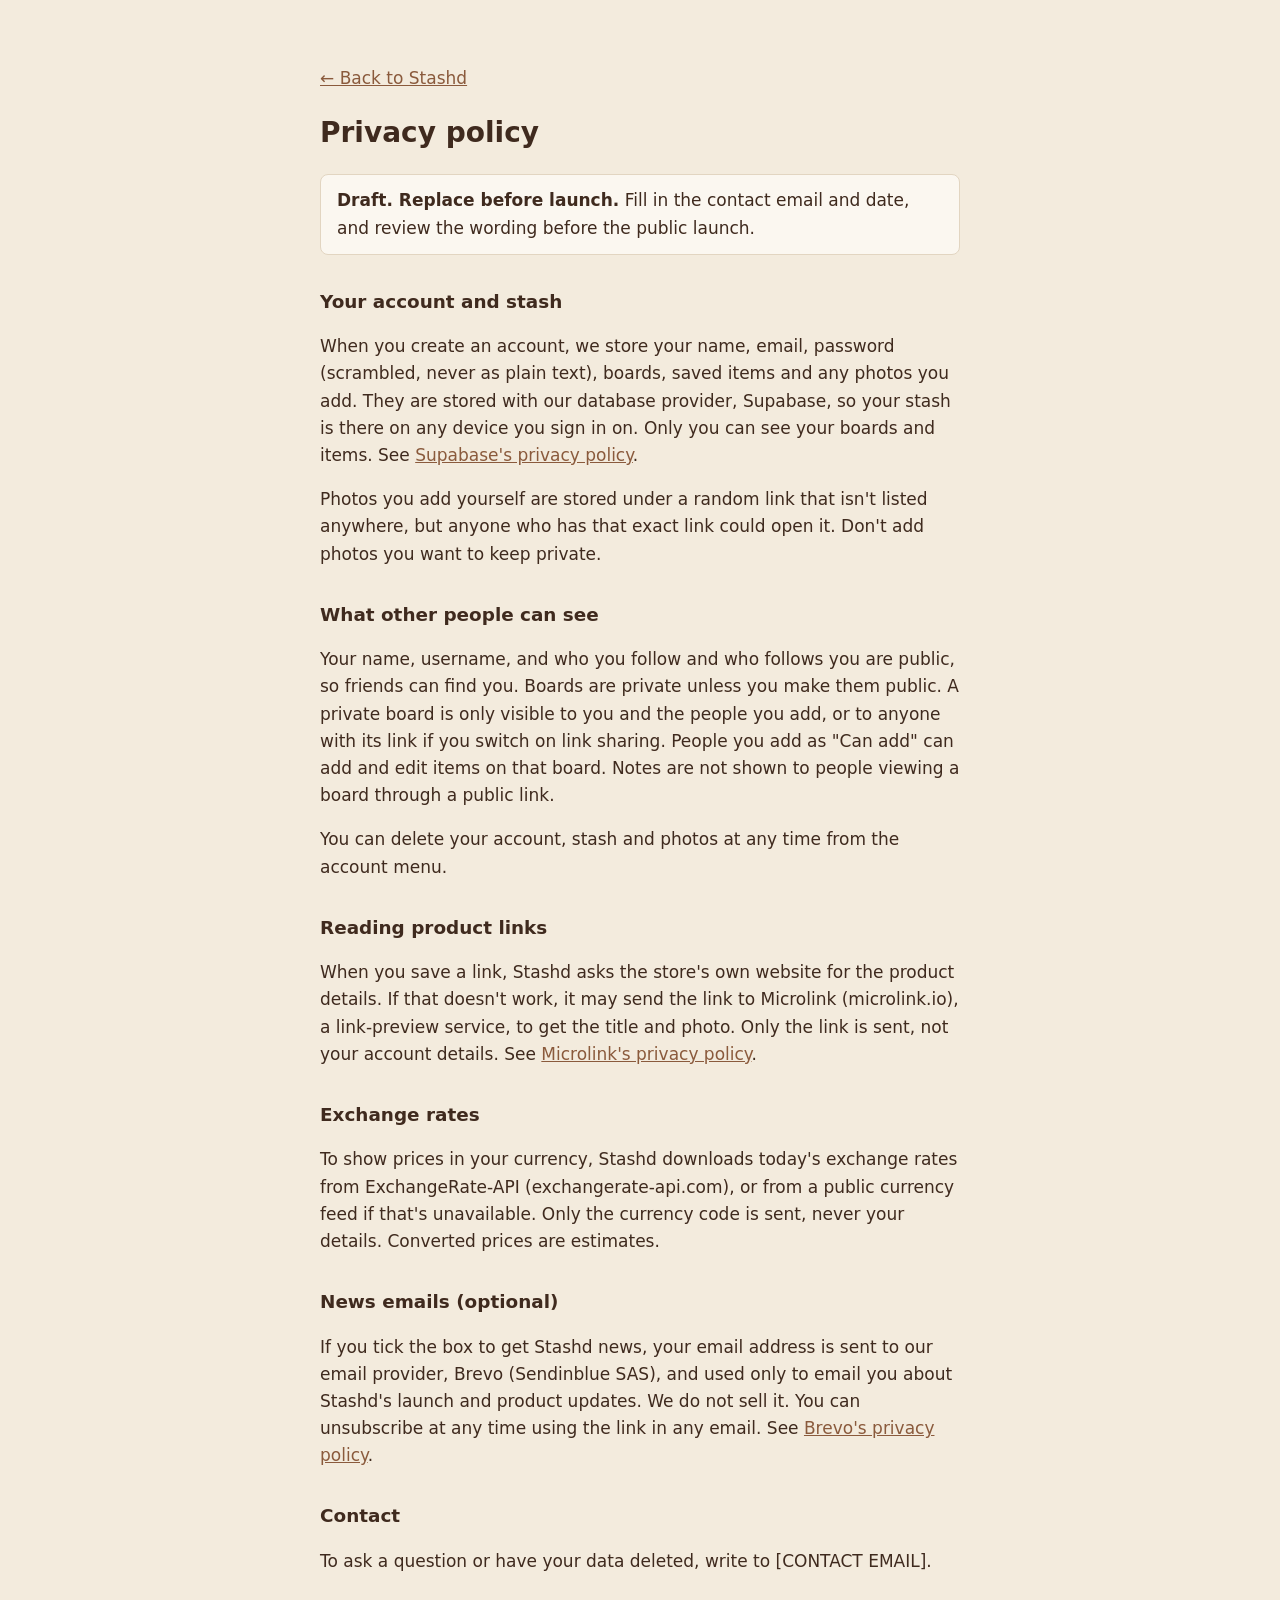
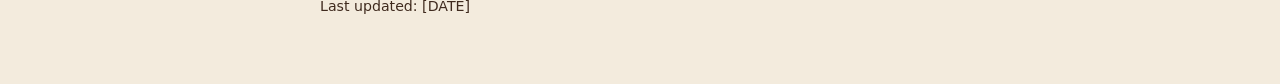
<file: privacy.html>
<!doctype html>
<html lang="en">
<head>
<meta charset="utf-8">
<meta name="viewport" content="width=device-width, initial-scale=1">
<title>Privacy policy · Stashd</title>
<meta name="robots" content="noindex">
<style>
body{background:#F3EBDD;color:#3F2A1E;font:400 1.0625rem/1.6 system-ui,-apple-system,"Segoe UI",Roboto,Helvetica,Arial,sans-serif;margin:0}
main{max-width:40rem;margin:0 auto;padding:3rem 1.25rem}
h1{font-size:1.75rem}h2{font-size:1.15rem;margin-top:2rem}
a{color:#8A5A3C}.draft{background:#FBF7F0;border:1px solid #E2D5C1;border-radius:.5rem;padding:.75rem 1rem}
@media (prefers-color-scheme:dark){body{background:#1C1612;color:#F3EBDD}a{color:#D6A97E}.draft{background:#271F19;border-color:#3a2e25}}
</style>
</head>
<body>
<main>
<p><a href="./">← Back to Stashd</a></p>
<h1>Privacy policy</h1>
<p class="draft"><strong>Draft. Replace before launch.</strong> Fill in the contact email and date, and review the wording before the public launch.</p>
<h2>Your account and stash</h2>
<p>When you create an account, we store your name, email, password (scrambled, never as plain text), boards, saved items and any photos you add. They are stored with our database provider, Supabase, so your stash is there on any device you sign in on. Only you can see your boards and items. See <a href="https://supabase.com/privacy">Supabase's privacy policy</a>.</p>
<p>Photos you add yourself are stored under a random link that isn't listed anywhere, but anyone who has that exact link could open it. Don't add photos you want to keep private.</p>
<h2>What other people can see</h2>
<p>Your name, username, and who you follow and who follows you are public, so friends can find you. Boards are private unless you make them public. A private board is only visible to you and the people you add, or to anyone with its link if you switch on link sharing. People you add as "Can add" can add and edit items on that board. Notes are not shown to people viewing a board through a public link.</p>
<p>You can delete your account, stash and photos at any time from the account menu.</p>
<h2>Reading product links</h2>
<p>When you save a link, Stashd asks the store's own website for the product details. If that doesn't work, it may send the link to Microlink (microlink.io), a link-preview service, to get the title and photo. Only the link is sent, not your account details. See <a href="https://microlink.io/privacy">Microlink's privacy policy</a>.</p>
<h2>Exchange rates</h2>
<p>To show prices in your currency, Stashd downloads today's exchange rates from ExchangeRate-API (exchangerate-api.com), or from a public currency feed if that's unavailable. Only the currency code is sent, never your details. Converted prices are estimates.</p>
<h2>News emails (optional)</h2>
<p>If you tick the box to get Stashd news, your email address is sent to our email provider, Brevo (Sendinblue SAS), and used only to email you about Stashd's launch and product updates. We do not sell it. You can unsubscribe at any time using the link in any email. See <a href="https://www.brevo.com/legal/privacypolicy/">Brevo's privacy policy</a>.</p>
<h2>Contact</h2>
<p>To ask a question or have your data deleted, write to [CONTACT EMAIL].</p>
<p><small>Last updated: [DATE]</small></p>
</main>
</body>
</html>
</file>
